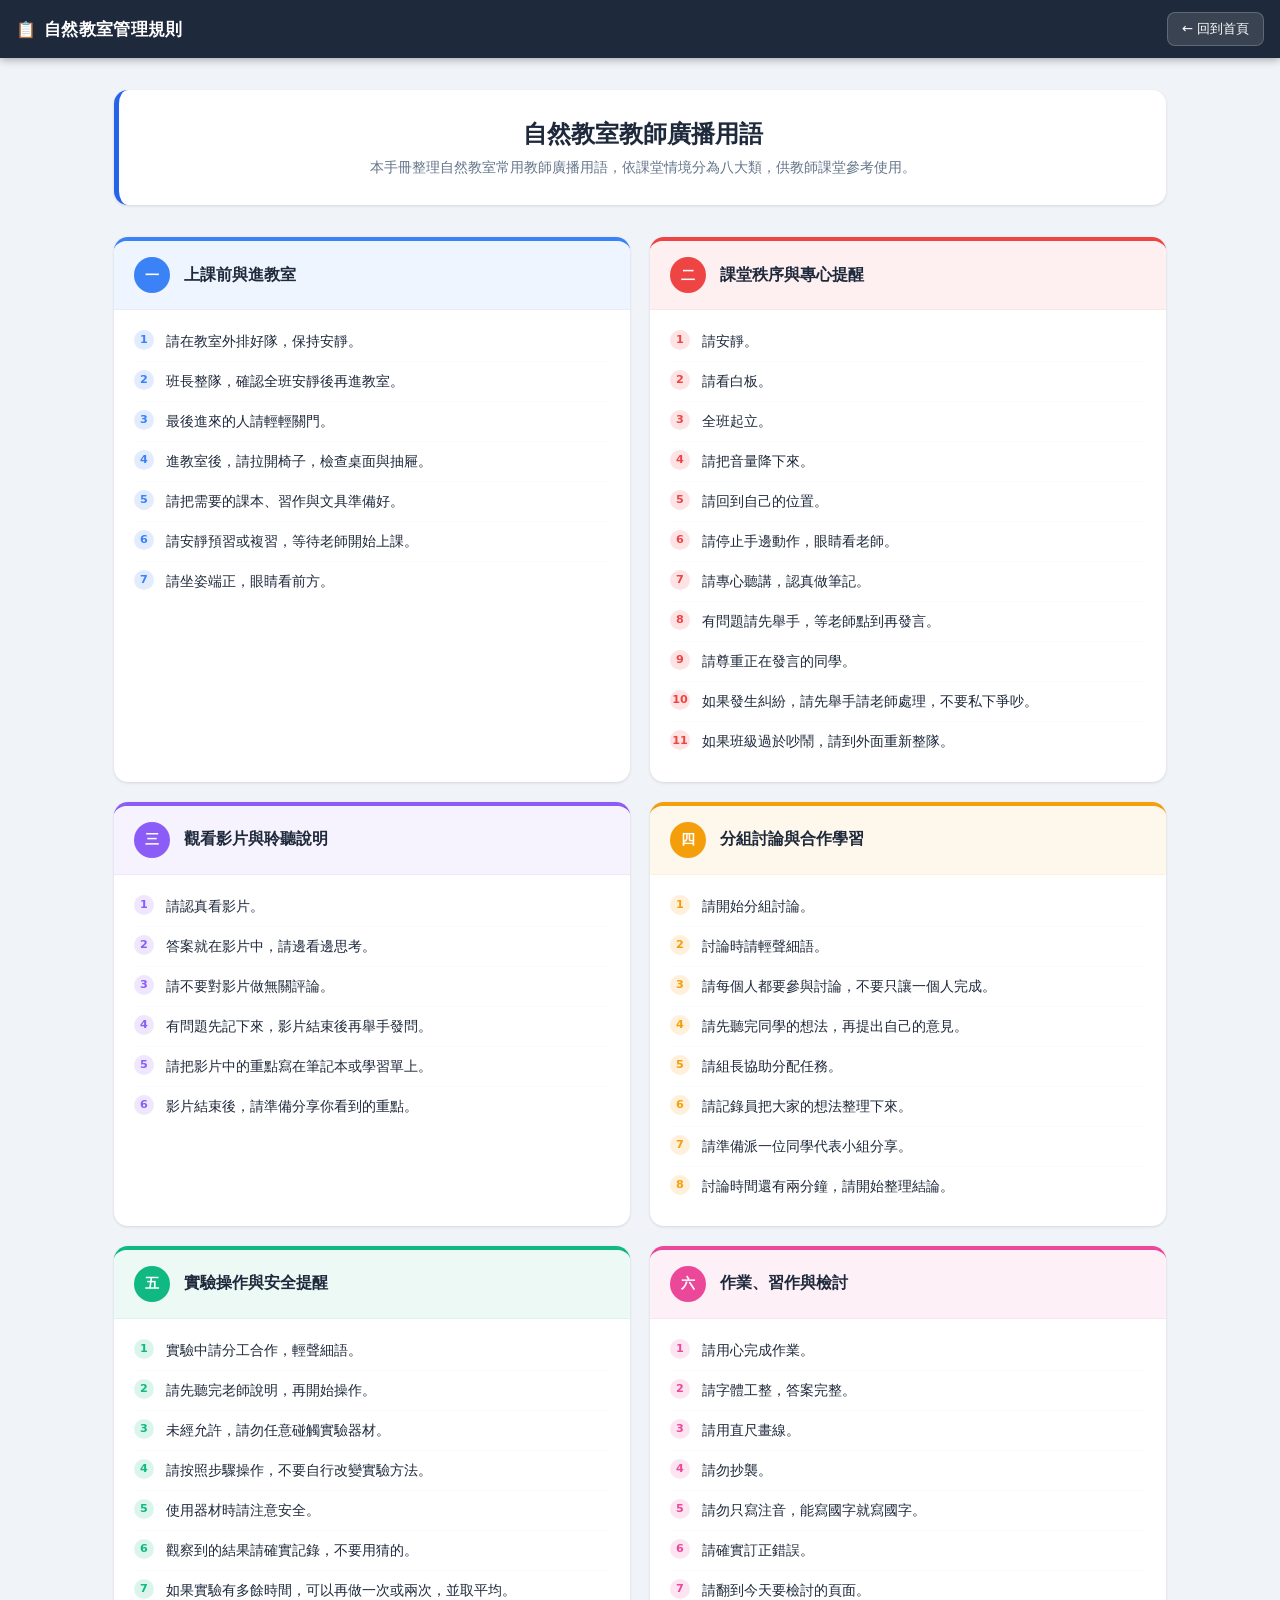
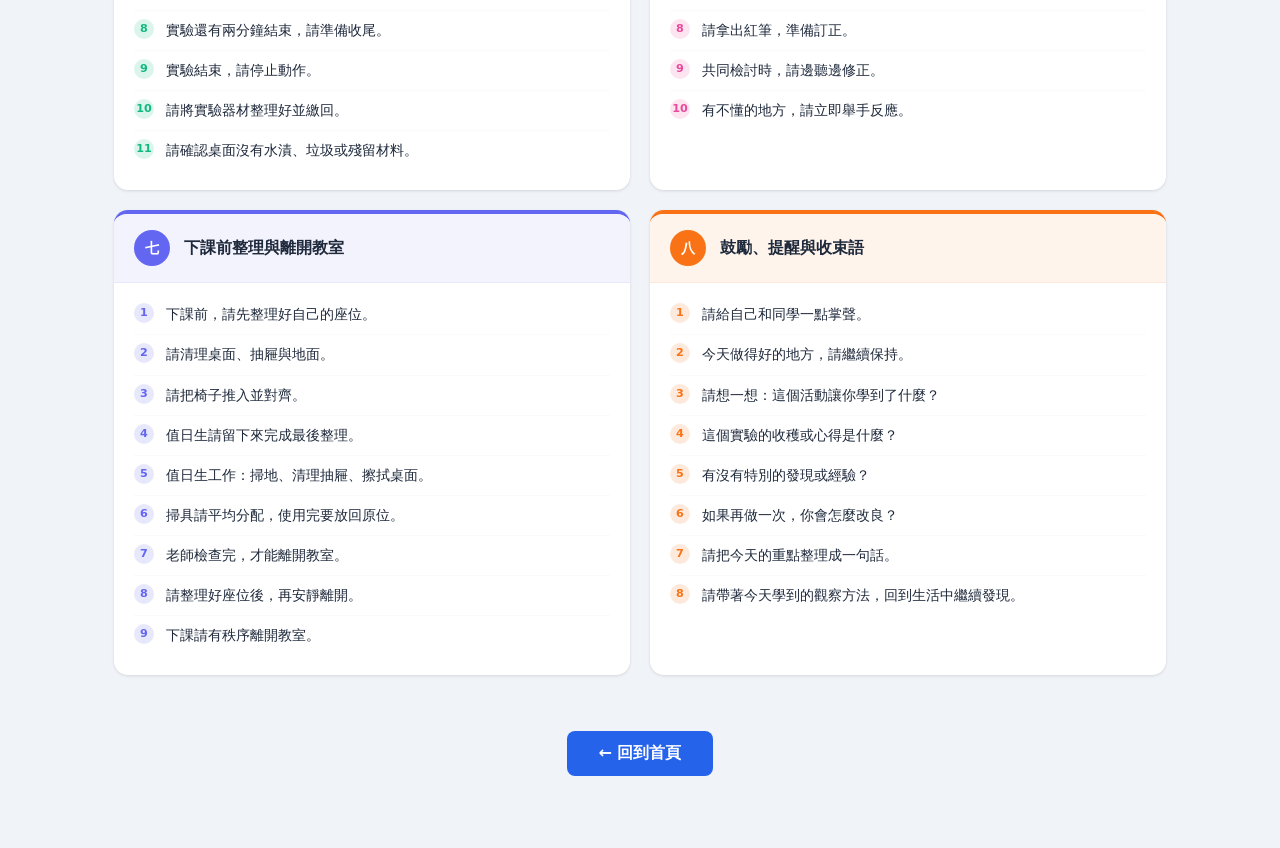
<file: rules.html>
<!DOCTYPE html>
<html lang="zh-TW">
<head>
  <meta charset="UTF-8">
  <meta name="viewport" content="width=device-width, initial-scale=1.0">
  <title>自然教室管理規則 — 教師用語播放站</title>
  <link rel="stylesheet" href="css/style.css">
</head>
<body class="rules-body">

  <header class="header">
    <div class="header-title">
      <span>📋</span>
      <h1>自然教室管理規則</h1>
    </div>
    <nav class="header-nav">
      <a href="index.html" class="btn btn-nav">← 回到首頁</a>
    </nav>
  </header>

  <div class="rules-layout">

    <div class="rules-intro">
      <h2>自然教室教師廣播用語</h2>
      <p>本手冊整理自然教室常用教師廣播用語，依課堂情境分為八大類，供教師課堂參考使用。</p>
    </div>

    <div class="rules-grid">

      <!-- 一、上課前與進教室 -->
      <div class="rules-card" style="--card-color:#3B82F6">
        <div class="rules-card-header">
          <span class="rules-number">一</span>
          <h3>上課前與進教室</h3>
        </div>
        <ol class="rules-list">
          <li>請在教室外排好隊，保持安靜。</li>
          <li>班長整隊，確認全班安靜後再進教室。</li>
          <li>最後進來的人請輕輕關門。</li>
          <li>進教室後，請拉開椅子，檢查桌面與抽屜。</li>
          <li>請把需要的課本、習作與文具準備好。</li>
          <li>請安靜預習或複習，等待老師開始上課。</li>
          <li>請坐姿端正，眼睛看前方。</li>
        </ol>
      </div>

      <!-- 二、課堂秩序與專心提醒 -->
      <div class="rules-card" style="--card-color:#EF4444">
        <div class="rules-card-header">
          <span class="rules-number">二</span>
          <h3>課堂秩序與專心提醒</h3>
        </div>
        <ol class="rules-list">
          <li>請安靜。</li>
          <li>請看白板。</li>
          <li>全班起立。</li>
          <li>請把音量降下來。</li>
          <li>請回到自己的位置。</li>
          <li>請停止手邊動作，眼睛看老師。</li>
          <li>請專心聽講，認真做筆記。</li>
          <li>有問題請先舉手，等老師點到再發言。</li>
          <li>請尊重正在發言的同學。</li>
          <li>如果發生糾紛，請先舉手請老師處理，不要私下爭吵。</li>
          <li>如果班級過於吵鬧，請到外面重新整隊。</li>
        </ol>
      </div>

      <!-- 三、觀看影片與聆聽說明 -->
      <div class="rules-card" style="--card-color:#8B5CF6">
        <div class="rules-card-header">
          <span class="rules-number">三</span>
          <h3>觀看影片與聆聽說明</h3>
        </div>
        <ol class="rules-list">
          <li>請認真看影片。</li>
          <li>答案就在影片中，請邊看邊思考。</li>
          <li>請不要對影片做無關評論。</li>
          <li>有問題先記下來，影片結束後再舉手發問。</li>
          <li>請把影片中的重點寫在筆記本或學習單上。</li>
          <li>影片結束後，請準備分享你看到的重點。</li>
        </ol>
      </div>

      <!-- 四、分組討論與合作學習 -->
      <div class="rules-card" style="--card-color:#F59E0B">
        <div class="rules-card-header">
          <span class="rules-number">四</span>
          <h3>分組討論與合作學習</h3>
        </div>
        <ol class="rules-list">
          <li>請開始分組討論。</li>
          <li>討論時請輕聲細語。</li>
          <li>請每個人都要參與討論，不要只讓一個人完成。</li>
          <li>請先聽完同學的想法，再提出自己的意見。</li>
          <li>請組長協助分配任務。</li>
          <li>請記錄員把大家的想法整理下來。</li>
          <li>請準備派一位同學代表小組分享。</li>
          <li>討論時間還有兩分鐘，請開始整理結論。</li>
        </ol>
      </div>

      <!-- 五、實驗操作與安全提醒 -->
      <div class="rules-card" style="--card-color:#10B981">
        <div class="rules-card-header">
          <span class="rules-number">五</span>
          <h3>實驗操作與安全提醒</h3>
        </div>
        <ol class="rules-list">
          <li>實驗中請分工合作，輕聲細語。</li>
          <li>請先聽完老師說明，再開始操作。</li>
          <li>未經允許，請勿任意碰觸實驗器材。</li>
          <li>請按照步驟操作，不要自行改變實驗方法。</li>
          <li>使用器材時請注意安全。</li>
          <li>觀察到的結果請確實記錄，不要用猜的。</li>
          <li>如果實驗有多餘時間，可以再做一次或兩次，並取平均。</li>
          <li>實驗還有兩分鐘結束，請準備收尾。</li>
          <li>實驗結束，請停止動作。</li>
          <li>請將實驗器材整理好並繳回。</li>
          <li>請確認桌面沒有水漬、垃圾或殘留材料。</li>
        </ol>
      </div>

      <!-- 六、作業、習作與檢討 -->
      <div class="rules-card" style="--card-color:#EC4899">
        <div class="rules-card-header">
          <span class="rules-number">六</span>
          <h3>作業、習作與檢討</h3>
        </div>
        <ol class="rules-list">
          <li>請用心完成作業。</li>
          <li>請字體工整，答案完整。</li>
          <li>請用直尺畫線。</li>
          <li>請勿抄襲。</li>
          <li>請勿只寫注音，能寫國字就寫國字。</li>
          <li>請確實訂正錯誤。</li>
          <li>請翻到今天要檢討的頁面。</li>
          <li>請拿出紅筆，準備訂正。</li>
          <li>共同檢討時，請邊聽邊修正。</li>
          <li>有不懂的地方，請立即舉手反應。</li>
        </ol>
      </div>

      <!-- 七、下課前整理與離開教室 -->
      <div class="rules-card" style="--card-color:#6366F1">
        <div class="rules-card-header">
          <span class="rules-number">七</span>
          <h3>下課前整理與離開教室</h3>
        </div>
        <ol class="rules-list">
          <li>下課前，請先整理好自己的座位。</li>
          <li>請清理桌面、抽屜與地面。</li>
          <li>請把椅子推入並對齊。</li>
          <li>值日生請留下來完成最後整理。</li>
          <li>值日生工作：掃地、清理抽屜、擦拭桌面。</li>
          <li>掃具請平均分配，使用完要放回原位。</li>
          <li>老師檢查完，才能離開教室。</li>
          <li>請整理好座位後，再安靜離開。</li>
          <li>下課請有秩序離開教室。</li>
        </ol>
      </div>

      <!-- 八、鼓勵、提醒與收束語 -->
      <div class="rules-card" style="--card-color:#F97316">
        <div class="rules-card-header">
          <span class="rules-number">八</span>
          <h3>鼓勵、提醒與收束語</h3>
        </div>
        <ol class="rules-list">
          <li>請給自己和同學一點掌聲。</li>
          <li>今天做得好的地方，請繼續保持。</li>
          <li>請想一想：這個活動讓你學到了什麼？</li>
          <li>這個實驗的收穫或心得是什麼？</li>
          <li>有沒有特別的發現或經驗？</li>
          <li>如果再做一次，你會怎麼改良？</li>
          <li>請把今天的重點整理成一句話。</li>
          <li>請帶著今天學到的觀察方法，回到生活中繼續發現。</li>
        </ol>
      </div>

    </div>

    <div class="rules-footer">
      <a href="index.html" class="btn btn-primary" style="font-size:1rem;padding:0.75rem 2rem">
        ← 回到首頁
      </a>
    </div>

  </div>

</body>
</html>
</file>
<file: css/style.css>
/* ==============================
   CSS Custom Properties
   ============================== */
:root {
  --bg: #f0f4f8;
  --sidebar-bg: #ffffff;
  --header-bg: #1e293b;
  --header-text: #ffffff;
  --text: #1e293b;
  --text-muted: #64748b;
  --border: #e2e8f0;
  --primary: #2563eb;
  --primary-hover: #1d4ed8;
  --shadow: 0 1px 3px rgba(0,0,0,0.12);
  --shadow-md: 0 4px 16px rgba(0,0,0,0.12);
  --radius: 8px;
  --sidebar-w: 320px;
  --header-h: 58px;
}

/* ==============================
   Reset & Base
   ============================== */
*, *::before, *::after { box-sizing: border-box; margin: 0; padding: 0; }
html, body { height: 100%; font-family: 'Segoe UI', 'PingFang TC', 'Microsoft JhengHei', system-ui, sans-serif; background: var(--bg); color: var(--text); }
a { text-decoration: none; color: inherit; }
button { cursor: pointer; font-family: inherit; }
.hidden { display: none !important; }

/* ==============================
   Header
   ============================== */
.header {
  position: fixed;
  inset: 0 0 auto 0;
  height: var(--header-h);
  background: var(--header-bg);
  color: var(--header-text);
  display: flex;
  align-items: center;
  justify-content: space-between;
  padding: 0 1rem;
  z-index: 200;
  box-shadow: 0 2px 8px rgba(0,0,0,0.3);
  gap: 0.5rem;
}
.header-left { display: flex; align-items: center; gap: 0.5rem; min-width: 0; }
.header-title { display: flex; align-items: center; gap: 0.5rem; min-width: 0; }
.header-title h1 { font-size: 1.05rem; font-weight: 700; letter-spacing: 0.02em; white-space: nowrap; overflow: hidden; text-overflow: ellipsis; }
.header-nav { display: flex; align-items: center; gap: 0.4rem; flex-shrink: 0; }
.user-display { font-size: 0.78rem; opacity: 0.75; max-width: 120px; overflow: hidden; text-overflow: ellipsis; white-space: nowrap; }

/* Sidebar toggle button (desktop: hidden) */
.btn-sidebar-toggle {
  display: none;
  background: rgba(255,255,255,0.12);
  border: 1px solid rgba(255,255,255,0.2);
  color: white;
  width: 36px; height: 36px;
  border-radius: var(--radius);
  font-size: 1.1rem;
  align-items: center; justify-content: center;
  flex-shrink: 0;
}
.btn-sidebar-toggle:hover { background: rgba(255,255,255,0.22); }

/* ==============================
   Buttons
   ============================== */
.btn {
  padding: 0.45rem 0.875rem;
  border-radius: var(--radius);
  border: none;
  font-size: 0.83rem;
  font-weight: 500;
  transition: all 0.18s;
  display: inline-flex;
  align-items: center;
  gap: 0.35rem;
  white-space: nowrap;
}
.btn-nav {
  background: rgba(255,255,255,0.12);
  color: white;
  border: 1px solid rgba(255,255,255,0.2);
}
.btn-nav:hover { background: rgba(255,255,255,0.22); }
.btn-outline-header {
  background: transparent;
  color: rgba(255,255,255,0.85);
  border: 1px solid rgba(255,255,255,0.25);
}
.btn-outline-header:hover { background: rgba(255,255,255,0.1); }
.btn-primary {
  background: var(--primary);
  color: white;
  padding: 0.65rem 1.5rem;
  font-size: 0.95rem;
  font-weight: 600;
}
.btn-primary:hover { background: var(--primary-hover); transform: translateY(-1px); box-shadow: 0 4px 12px rgba(37,99,235,0.35); }
.btn-save { background: #10b981; color: white; padding: 0.65rem 1.25rem; font-size: 0.95rem; font-weight: 600; }
.btn-save:hover { background: #059669; }
.btn-cancel { background: #f1f5f9; color: var(--text); border: 1px solid var(--border); }
.btn-cancel:hover { background: #e2e8f0; }
.btn-google {
  background: white; color: #333; border: 1px solid var(--border);
  padding: 0.75rem 1.75rem; font-size: 0.9rem;
  box-shadow: var(--shadow); border-radius: 999px;
}
.btn-google:hover { background: #f8fafc; box-shadow: var(--shadow-md); }
.btn-outline-dark {
  background: transparent; color: var(--text);
  border: 1px solid var(--border); padding: 0.5rem 1rem; font-size: 0.875rem;
}
.btn-outline-dark:hover { background: #f1f5f9; }
.btn-icon { background: none; border: none; padding: 0.375rem; border-radius: var(--radius); cursor: pointer; font-size: 1rem; transition: background 0.15s; }
.btn-icon.delete:hover { background: #fee2e2; }

/* ==============================
   Layout
   ============================== */
.layout {
  display: flex;
  height: 100vh;
  padding-top: var(--header-h);
  overflow: hidden;
}

/* ==============================
   Sidebar
   ============================== */
.sidebar-overlay {
  display: none;
  position: fixed;
  inset: 0;
  background: rgba(0,0,0,0.45);
  z-index: 149;
}
.sidebar-header {
  display: none;
  align-items: center;
  justify-content: space-between;
  padding: 0.75rem 1rem;
  border-bottom: 1px solid var(--border);
  background: var(--header-bg);
  color: white;
}
.sidebar-title { font-size: 0.95rem; font-weight: 700; }
.btn-sidebar-close {
  background: rgba(255,255,255,0.12);
  border: 1px solid rgba(255,255,255,0.2);
  color: white;
  width: 32px; height: 32px;
  border-radius: var(--radius);
  font-size: 0.9rem;
  display: flex; align-items: center; justify-content: center;
}
.btn-sidebar-close:hover { background: rgba(255,255,255,0.22); }

.sidebar {
  width: var(--sidebar-w);
  min-width: var(--sidebar-w);
  background: var(--sidebar-bg);
  border-right: 1px solid var(--border);
  display: flex;
  flex-direction: column;
  height: 100%;
  overflow: hidden;
  transition: transform 0.28s ease;
}
.sidebar-search { padding: 0.875rem; border-bottom: 1px solid var(--border); }
.search-input {
  width: 100%; padding: 0.575rem 0.875rem;
  border: 1px solid var(--border); border-radius: var(--radius);
  font-size: 0.875rem; outline: none; transition: border-color 0.2s;
  background: #f8fafc;
}
.search-input:focus { border-color: var(--primary); background: white; }
.phrase-list { flex: 1; overflow-y: auto; padding: 0.25rem 0; }
.phrase-list::-webkit-scrollbar { width: 4px; }
.phrase-list::-webkit-scrollbar-thumb { background: #cbd5e1; border-radius: 2px; }

/* Category */
.category-section { }
.category-header {
  display: flex; align-items: center; justify-content: space-between;
  padding: 0.6rem 0.875rem; cursor: pointer; user-select: none;
  transition: background 0.15s; background: white;
  position: sticky; top: 0; z-index: 1;
}
.category-header:hover { background: #f8fafc; }
.category-name { display: flex; align-items: center; gap: 0.5rem; font-size: 1rem; font-weight: 700; color: var(--text-primary); letter-spacing: 0.02em; }
.category-dot { width: 9px; height: 9px; border-radius: 50%; flex-shrink: 0; }
.category-right { display: flex; align-items: center; gap: 0.5rem; }
.category-count { font-size: 0.72rem; color: var(--text-muted); background: #f1f5f9; padding: 0.1rem 0.45rem; border-radius: 999px; }
.category-toggle { font-size: 0.7rem; color: var(--text-muted); transition: transform 0.2s; }
.category-phrases { overflow: hidden; transition: max-height 0.28s ease; }

.phrase-item {
  padding: 0.625rem 1rem 0.625rem 1.75rem;
  font-size: 0.875rem; cursor: pointer; line-height: 1.55;
  border-left: 3px solid transparent;
  transition: all 0.15s;
}
.phrase-item:hover {
  background: var(--hover-bg, #eff6ff);
  border-left-color: var(--accent, var(--primary));
  color: var(--accent, var(--primary));
  padding-left: 2rem;
}

/* ==============================
   Main Content
   ============================== */
.main-content {
  flex: 1; display: flex; align-items: center; justify-content: center;
  padding: 1.5rem; overflow-y: auto;
}
.input-card {
  width: 100%; max-width: 540px;
  background: white; border-radius: 16px; padding: 2rem;
  box-shadow: var(--shadow-md);
}
.input-card-header h2 { font-size: 1.25rem; font-weight: 700; margin-bottom: 0.375rem; }
.input-card-header p { font-size: 0.85rem; color: var(--text-muted); margin-bottom: 1.25rem; }
.custom-textarea {
  width: 100%; min-height: 130px; padding: 0.875rem;
  border: 2px solid var(--border); border-radius: var(--radius);
  font-size: 1rem; font-family: inherit; resize: vertical; outline: none;
  transition: border-color 0.2s; line-height: 1.7;
}
.custom-textarea:focus { border-color: var(--primary); }
.input-actions { display: flex; gap: 0.625rem; margin-top: 1rem; flex-wrap: wrap; }
.input-tip { font-size: 0.78rem; color: var(--text-muted); margin-top: 0.875rem; text-align: center; }

/* ==============================
   Fullscreen Overlay
   ============================== */
.fullscreen-overlay {
  position: fixed; inset: 0; z-index: 9000;
  display: flex; align-items: center; justify-content: center; cursor: pointer;
}
.fullscreen-bg {
  position: absolute; inset: 0;
  background: radial-gradient(ellipse at center, #111827 0%, #030712 100%);
}
.fullscreen-content {
  position: relative; z-index: 1;
  display: flex; flex-direction: column; align-items: center; justify-content: center;
  width: 100%; height: 100%; padding: 6vw; text-align: center;
}
.fullscreen-category {
  font-size: clamp(0.8rem, 1.4vw, 1.1rem); color: rgba(255,255,255,0.45);
  letter-spacing: 0.12em; text-transform: uppercase; font-weight: 500; margin-bottom: 1.5rem;
}
.fullscreen-text {
  color: #ffffff; font-weight: 800; line-height: 1.25;
  word-break: break-all; max-width: 92vw;
  animation: pulse-scale 1.8s ease-in-out infinite;
  will-change: transform; text-shadow: 0 2px 30px rgba(255,255,255,0.1);
}
@keyframes pulse-scale {
  0%, 100% { transform: scale(1); }
  50% { transform: scale(1.055); }
}
.fullscreen-controls {
  position: fixed; bottom: 4.5rem; display: flex; gap: 1rem;
  z-index: 9005;
}
.control-btn {
  background: rgba(255,255,255,0.12); border: 1px solid rgba(255,255,255,0.2);
  color: rgba(255,255,255,0.85); width: 50px; height: 50px; border-radius: 50%;
  font-size: 1.3rem; display: flex; align-items: center; justify-content: center;
  cursor: pointer; transition: all 0.2s; flex-shrink: 0;
}
.control-btn:hover {
  background: rgba(255,255,255,0.2); color: white;
  transform: scale(1.08);
}
.fullscreen-hint {
  position: fixed; bottom: 1.75rem;
  font-size: clamp(0.7rem, 1.1vw, 0.9rem); color: rgba(255,255,255,0.25); letter-spacing: 0.06em;
}
.close-btn {
  position: fixed; top: 1.25rem; right: 1.25rem;
  background: rgba(255,255,255,0.08); border: 1px solid rgba(255,255,255,0.15);
  color: rgba(255,255,255,0.7); width: 44px; height: 44px; border-radius: 50%;
  font-size: 1.1rem; display: flex; align-items: center; justify-content: center;
  cursor: pointer; transition: background 0.2s; z-index: 9010;
}
.close-btn:hover { background: rgba(255,255,255,0.18); color: white; }

/* ==============================
   Save Modal
   ============================== */
.modal-overlay {
  position: fixed; inset: 0; background: rgba(0,0,0,0.5);
  z-index: 8000; display: flex; align-items: center; justify-content: center;
  padding: 1rem;
}
.modal {
  background: white; border-radius: 14px; padding: 1.75rem;
  width: 420px; max-width: 100%; box-shadow: 0 20px 60px rgba(0,0,0,0.25);
}
.modal h3 { font-size: 1.1rem; margin-bottom: 0.75rem; }
.modal-preview {
  background: #f8fafc; border-radius: var(--radius); padding: 0.75rem 1rem;
  font-size: 0.9rem; color: var(--text-muted); margin-bottom: 1.25rem;
  border-left: 3px solid var(--primary); font-style: italic;
}
.modal-actions { display: flex; gap: 0.625rem; justify-content: flex-end; margin-top: 1.25rem; }

/* ==============================
   Status & Loading
   ============================== */
.status-banner {
  padding: 0.75rem 1rem; border-radius: var(--radius); font-size: 0.875rem; margin-bottom: 1rem;
}
.status-banner.success { background: #d1fae5; color: #065f46; }
.status-banner.error { background: #fee2e2; color: #991b1b; }
.status-banner.warning { background: #fef3c7; color: #92400e; }
.loading { padding: 2rem; text-align: center; color: var(--text-muted); font-size: 0.875rem; }
.no-results { padding: 2rem 1.25rem; text-align: center; color: var(--text-muted); font-size: 0.875rem; }

/* ==============================
   Admin Page
   ============================== */
.admin-body { background: var(--bg); min-height: 100vh; }
.admin-layout { max-width: 920px; margin: 0 auto; padding: calc(var(--header-h) + 1.5rem) 1.5rem 2rem; }
.admin-section { background: white; border-radius: 12px; padding: 1.5rem; margin-bottom: 1.5rem; box-shadow: var(--shadow); }
.admin-toolbar { display: flex; align-items: center; justify-content: space-between; margin-bottom: 1.25rem; padding-bottom: 0.875rem; border-bottom: 1px solid var(--border); flex-wrap: wrap; gap: 0.5rem; }
.admin-toolbar h2 { font-size: 1.1rem; }
.login-area { display: flex; flex-direction: column; align-items: center; gap: 1rem; padding: 2.5rem 1rem; text-align: center; }
.login-icon { font-size: 3rem; }
.login-area h2 { font-size: 1.25rem; }
.login-area p { color: var(--text-muted); font-size: 0.9rem; }
.form-group { margin-bottom: 1rem; }
.form-group label { display: block; font-size: 0.825rem; font-weight: 600; margin-bottom: 0.325rem; color: var(--text-muted); text-transform: uppercase; letter-spacing: 0.04em; }
.form-control {
  width: 100%; padding: 0.6rem 0.875rem; border: 1px solid var(--border);
  border-radius: var(--radius); font-size: 0.875rem; font-family: inherit; outline: none; transition: border-color 0.2s;
}
.form-control:focus { border-color: var(--primary); }
.form-row { display: flex; gap: 1rem; align-items: flex-start; flex-wrap: wrap; }
.flex-2 { flex: 2; min-width: 180px; }
.flex-1 { flex: 1; min-width: 130px; }
.form-submit { flex-shrink: 0; }
.add-form { background: #f8fafc; border-radius: var(--radius); padding: 1.25rem; margin-bottom: 1.5rem; }
.table-wrapper { overflow-x: auto; -webkit-overflow-scrolling: touch; }
.phrase-table { width: 100%; border-collapse: collapse; min-width: 400px; }
.phrase-table th { text-align: left; padding: 0.6rem 0.875rem; background: #f8fafc; font-size: 0.75rem; font-weight: 700; text-transform: uppercase; letter-spacing: 0.04em; color: var(--text-muted); border-bottom: 2px solid var(--border); }
.phrase-table td { padding: 0.7rem 0.875rem; border-bottom: 1px solid #f1f5f9; font-size: 0.875rem; vertical-align: middle; }
.phrase-table tr:hover td { background: #f8fafc; }
.category-badge { padding: 0.2rem 0.6rem; border-radius: 999px; font-size: 0.72rem; font-weight: 600; white-space: nowrap; }
.access-denied { color: #ef4444; margin-top: 0.75rem; font-size: 0.875rem; }

/* ==============================
   Rules Page
   ============================== */
.rules-body { background: #f0f4f8; }
.rules-layout { max-width: 1100px; margin: 0 auto; padding: calc(var(--header-h) + 2rem) 1.5rem 3rem; }
.rules-intro {
  background: white; border-radius: 14px; padding: 1.75rem 2rem;
  margin-bottom: 2rem; box-shadow: var(--shadow);
  border-left: 5px solid var(--primary); text-align: center;
}
.rules-intro h2 { font-size: 1.5rem; font-weight: 800; margin-bottom: 0.5rem; color: var(--text); }
.rules-intro p { color: var(--text-muted); font-size: 0.9rem; }
.rules-grid {
  display: grid;
  grid-template-columns: repeat(auto-fill, minmax(440px, 1fr));
  gap: 1.25rem;
}
.rules-card {
  background: white; border-radius: 14px;
  box-shadow: var(--shadow); overflow: hidden;
  border-top: 4px solid var(--card-color, #3B82F6);
  transition: transform 0.2s, box-shadow 0.2s;
}
.rules-card:hover { transform: translateY(-2px); box-shadow: var(--shadow-md); }
.rules-card-header {
  display: flex; align-items: center; gap: 0.875rem;
  padding: 1rem 1.25rem; background: color-mix(in srgb, var(--card-color, #3B82F6) 8%, white);
  border-bottom: 1px solid color-mix(in srgb, var(--card-color, #3B82F6) 15%, white);
}
.rules-number {
  width: 36px; height: 36px; border-radius: 50%; flex-shrink: 0;
  background: var(--card-color, #3B82F6); color: white;
  display: flex; align-items: center; justify-content: center;
  font-size: 0.9rem; font-weight: 800;
}
.rules-card-header h3 { font-size: 1rem; font-weight: 700; color: var(--text); }
.rules-list {
  list-style: none; padding: 0.75rem 1.25rem 1.25rem;
  counter-reset: rule-counter;
}
.rules-list li {
  counter-increment: rule-counter;
  padding: 0.5rem 0 0.5rem 2rem;
  font-size: 0.9rem; line-height: 1.6; color: var(--text);
  border-bottom: 1px solid #f8fafc; position: relative;
}
.rules-list li:last-child { border-bottom: none; }
.rules-list li::before {
  content: counter(rule-counter);
  position: absolute; left: 0; top: 0.5rem;
  width: 20px; height: 20px; border-radius: 50%;
  background: color-mix(in srgb, var(--card-color, #3B82F6) 15%, white);
  color: var(--card-color, #3B82F6);
  font-size: 0.7rem; font-weight: 700;
  display: flex; align-items: center; justify-content: center;
}
.rules-footer { text-align: center; margin-top: 2rem; padding: 1.5rem; }

/* ==============================
   Responsive — Tablet (≤900px)
   ============================== */
@media (max-width: 900px) {
  :root { --sidebar-w: 280px; }
  .nav-label { display: none; }
  .btn-nav { padding: 0.45rem 0.6rem; font-size: 1rem; }
  .rules-grid { grid-template-columns: repeat(auto-fill, minmax(320px, 1fr)); }
}

/* ==============================
   Responsive — Mobile (≤768px)
   ============================== */
@media (max-width: 768px) {
  :root { --sidebar-w: 85vw; }

  /* Header */
  .btn-sidebar-toggle { display: flex; }
  .header-title h1 { font-size: 0.95rem; }
  .user-display { display: none; }

  /* Sidebar — slide-in drawer */
  .sidebar-header { display: flex; }
  .sidebar {
    position: fixed;
    top: 0; left: 0;
    height: 100dvh;
    z-index: 150;
    transform: translateX(-100%);
    box-shadow: 4px 0 24px rgba(0,0,0,0.18);
  }
  .sidebar.open { transform: translateX(0); }
  .sidebar-overlay.open { display: block; }

  /* Layout */
  .layout { overflow: auto; }
  .main-content { align-items: flex-start; padding: 1rem; }
  .input-card { padding: 1.25rem; border-radius: 12px; }
  .input-card-header h2 { font-size: 1.1rem; }

  /* Fullscreen controls */
  .fullscreen-controls { bottom: 3.5rem; gap: 0.75rem; }
  .control-btn { width: 44px; height: 44px; font-size: 1.1rem; }

  /* Fullscreen hint */
  .fullscreen-hint { font-size: 0.72rem; bottom: 1rem; letter-spacing: 0.02em; }

  /* Rules */
  .rules-grid { grid-template-columns: 1fr; }
  .rules-layout { padding: calc(var(--header-h) + 1rem) 0.875rem 2rem; }
  .rules-intro { padding: 1.25rem; }
  .rules-intro h2 { font-size: 1.2rem; }

  /* Admin */
  .admin-layout { padding: calc(var(--header-h) + 1rem) 0.875rem 2rem; }
  .admin-section { padding: 1rem; }
  .form-row { flex-direction: column; gap: 0; }
  .flex-2, .flex-1 { min-width: 0; width: 100%; }
  .form-submit { width: 100%; }
  .form-submit .btn-primary { width: 100%; justify-content: center; }
}

/* ==============================
   Responsive — Small Mobile (≤480px)
   ============================== */
@media (max-width: 480px) {
  .header { padding: 0 0.75rem; }
  .btn-nav { padding: 0.4rem 0.5rem; }
  .input-actions { flex-direction: column; }
  .input-actions .btn { width: 100%; justify-content: center; }
  .phrase-item { padding: 0.7rem 0.75rem 0.7rem 1.5rem; font-size: 0.9rem; }
  .modal { padding: 1.25rem; }
}
</file>
